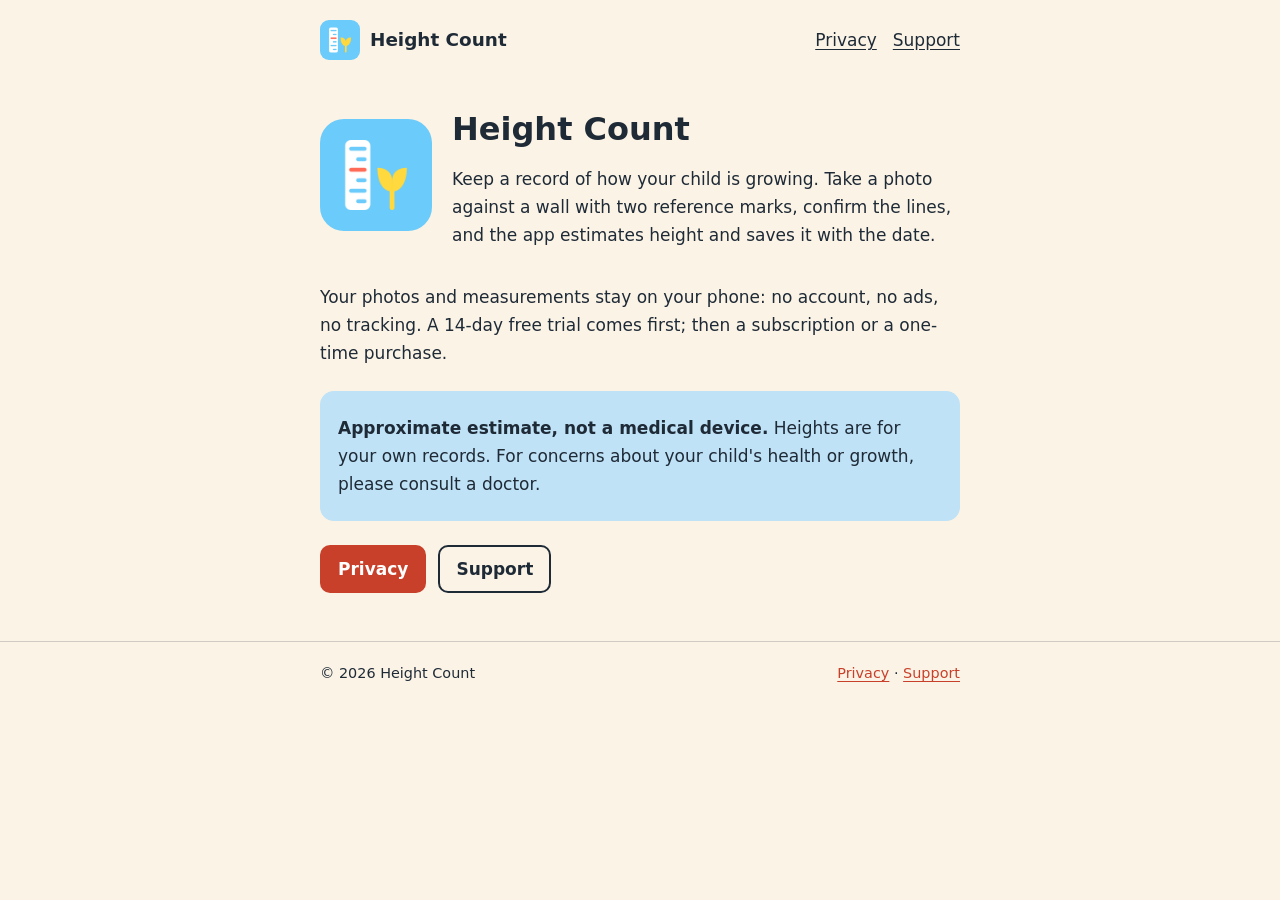
<file: index.html>
<!doctype html>
<html lang="en">
<head>
<meta charset="utf-8">
<meta name="viewport" content="width=device-width, initial-scale=1">
<title>Height Count</title>
<meta name="description" content="Track your child's growth with photos against a wall. Private, on-device, no account.">
<link rel="icon" type="image/png" href="icon.png">
<link rel="stylesheet" href="style.css">
</head>
<body>
<header class="site"><div class="wrap">
<a class="brand" href="index.html"><img src="icon.png" alt="" width="40" height="40">Height Count</a>
<nav aria-label="Main"><a href="privacy.html">Privacy</a><a href="support.html">Support</a></nav>
</div></header>
<main class="wrap">
<div class="hero"><img src="icon.png" alt="Height Count app icon" width="112" height="112"><div>
<h1>Height Count</h1>
<p>Keep a record of how your child is growing. Take a photo against a wall with two reference marks, confirm the lines, and the app estimates height and saves it with the date.</p></div></div>
<p>Your photos and measurements stay on your phone: no account, no ads, no tracking. A 14-day free trial comes first; then a subscription or a one-time purchase.</p>
<div class="block"><p><strong>Approximate estimate, not a medical device.</strong> Heights are for your own records. For concerns about your child's health or growth, please consult a doctor.</p></div>
<div class="btns"><a class="btn" href="privacy.html">Privacy</a><a class="btn alt" href="support.html">Support</a></div>
</main>
<footer><div class="wrap"><span>&copy; 2026 Height Count</span><span><a href="privacy.html">Privacy</a> &middot; <a href="support.html">Support</a></span></div></footer>
</body>
</html>
</file>
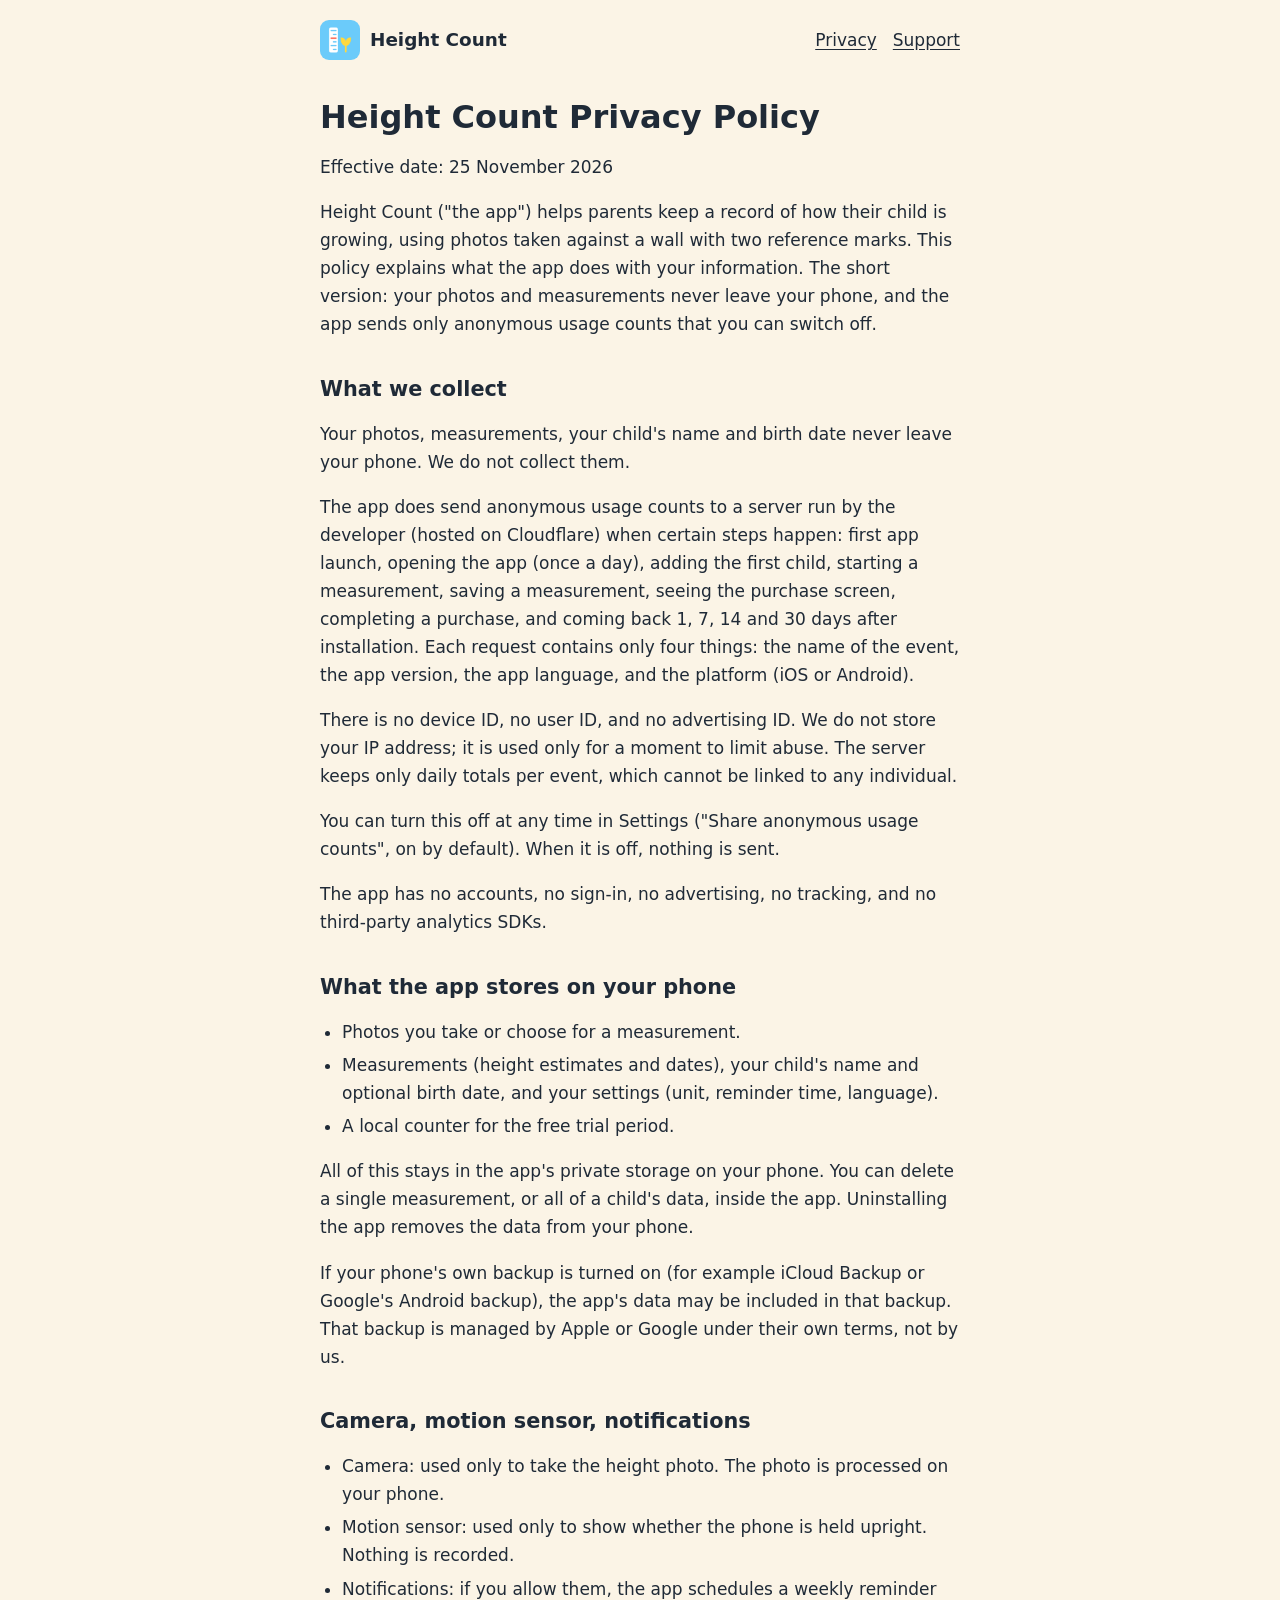
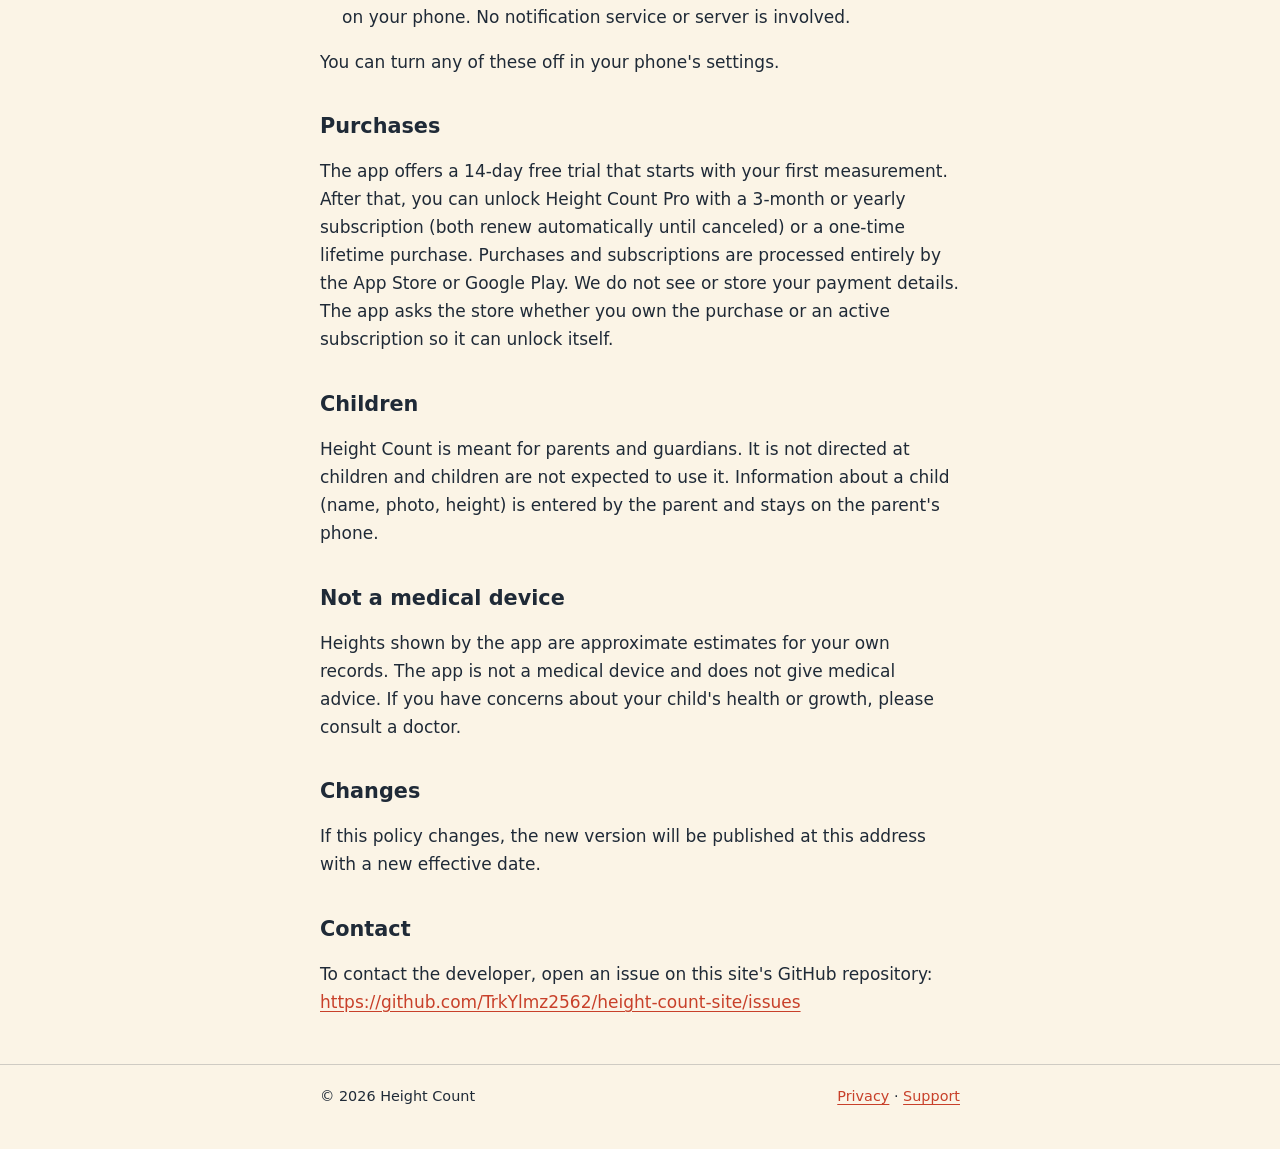
<file: privacy.html>
<!doctype html>
<html lang="en">
<head>
<meta charset="utf-8">
<meta name="viewport" content="width=device-width, initial-scale=1">
<title>Privacy Policy - Height Count</title>
<meta name="description" content="Your photos and measurements stay on your phone. Height Count sends only anonymous usage counts, which you can turn off.">
<link rel="icon" type="image/png" href="icon.png">
<link rel="stylesheet" href="style.css">
</head>
<body>
<header class="site"><div class="wrap">
<a class="brand" href="index.html"><img src="icon.png" alt="" width="40" height="40">Height Count</a>
<nav aria-label="Main"><a href="privacy.html">Privacy</a><a href="support.html">Support</a></nav>
</div></header>
<main class="wrap">
<h1>Height Count Privacy Policy</h1>
<p>Effective date: 25 November 2026</p>
<p>Height Count ("the app") helps parents keep a record of how their child is growing, using photos taken against a wall with two reference marks. This policy explains what the app does with your information. The short version: your photos and measurements never leave your phone, and the app sends only anonymous usage counts that you can switch off.</p>
<h2>What we collect</h2>
<p>Your photos, measurements, your child's name and birth date never leave your phone. We do not collect them.</p>
<p>The app does send anonymous usage counts to a server run by the developer (hosted on Cloudflare) when certain steps happen: first app launch, opening the app (once a day), adding the first child, starting a measurement, saving a measurement, seeing the purchase screen, completing a purchase, and coming back 1, 7, 14 and 30 days after installation. Each request contains only four things: the name of the event, the app version, the app language, and the platform (iOS or Android).</p>
<p>There is no device ID, no user ID, and no advertising ID. We do not store your IP address; it is used only for a moment to limit abuse. The server keeps only daily totals per event, which cannot be linked to any individual.</p>
<p>You can turn this off at any time in Settings ("Share anonymous usage counts", on by default). When it is off, nothing is sent.</p>
<p>The app has no accounts, no sign-in, no advertising, no tracking, and no third-party analytics SDKs.</p>
<h2>What the app stores on your phone</h2>
<ul>
<li>Photos you take or choose for a measurement.</li>
<li>Measurements (height estimates and dates), your child's name and optional birth date, and your settings (unit, reminder time, language).</li>
<li>A local counter for the free trial period.</li>
</ul>
<p>All of this stays in the app's private storage on your phone. You can delete a single measurement, or all of a child's data, inside the app. Uninstalling the app removes the data from your phone.</p>
<p>If your phone's own backup is turned on (for example iCloud Backup or Google's Android backup), the app's data may be included in that backup. That backup is managed by Apple or Google under their own terms, not by us.</p>
<h2>Camera, motion sensor, notifications</h2>
<ul>
<li>Camera: used only to take the height photo. The photo is processed on your phone.</li>
<li>Motion sensor: used only to show whether the phone is held upright. Nothing is recorded.</li>
<li>Notifications: if you allow them, the app schedules a weekly reminder on your phone. No notification service or server is involved.</li>
</ul>
<p>You can turn any of these off in your phone's settings.</p>
<h2>Purchases</h2>
<p>The app offers a 14-day free trial that starts with your first measurement. After that, you can unlock Height Count Pro with a 3-month or yearly subscription (both renew automatically until canceled) or a one-time lifetime purchase. Purchases and subscriptions are processed entirely by the App Store or Google Play. We do not see or store your payment details. The app asks the store whether you own the purchase or an active subscription so it can unlock itself.</p>
<h2>Children</h2>
<p>Height Count is meant for parents and guardians. It is not directed at children and children are not expected to use it. Information about a child (name, photo, height) is entered by the parent and stays on the parent's phone.</p>
<h2>Not a medical device</h2>
<p>Heights shown by the app are approximate estimates for your own records. The app is not a medical device and does not give medical advice. If you have concerns about your child's health or growth, please consult a doctor.</p>
<h2>Changes</h2>
<p>If this policy changes, the new version will be published at this address with a new effective date.</p>
<h2>Contact</h2>
<!-- TODO-CONTACT -->
<p>To contact the developer, open an issue on this site's GitHub repository: <a href="https://github.com/TrkYlmz2562/height-count-site/issues">https://github.com/TrkYlmz2562/height-count-site/issues</a></p>
</main>
<footer><div class="wrap"><span>&copy; 2026 Height Count</span><span><a href="privacy.html">Privacy</a> &middot; <a href="support.html">Support</a></span></div></footer>
</body>
</html>
</file>
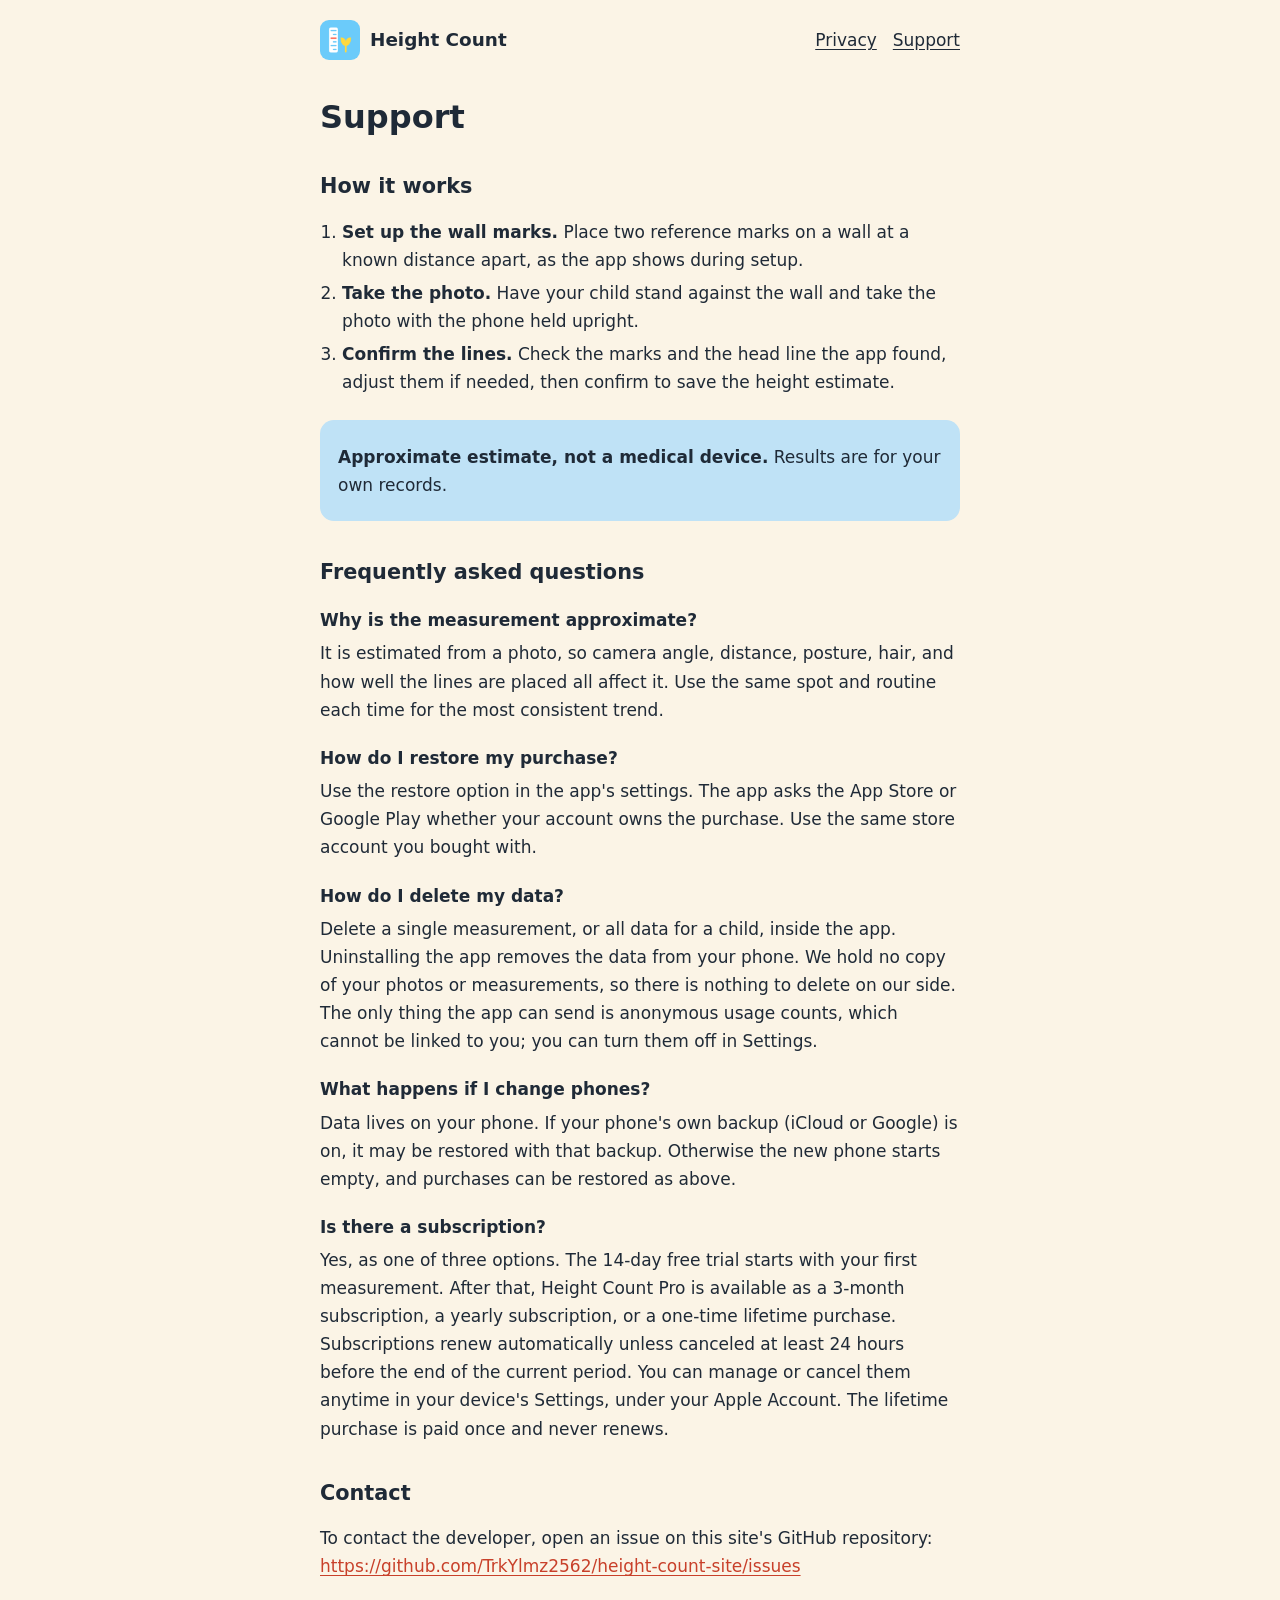
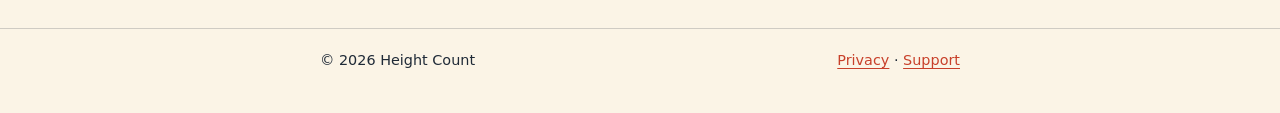
<file: support.html>
<!doctype html>
<html lang="en">
<head>
<meta charset="utf-8">
<meta name="viewport" content="width=device-width, initial-scale=1">
<title>Support - Height Count</title>
<meta name="description" content="How Height Count works, answers to common questions, and how to get in touch.">
<link rel="icon" type="image/png" href="icon.png">
<link rel="stylesheet" href="style.css">
</head>
<body>
<header class="site"><div class="wrap">
<a class="brand" href="index.html"><img src="icon.png" alt="" width="40" height="40">Height Count</a>
<nav aria-label="Main"><a href="privacy.html">Privacy</a><a href="support.html">Support</a></nav>
</div></header>
<main class="wrap">
<h1>Support</h1>
<h2>How it works</h2>
<ol>
<li><strong>Set up the wall marks.</strong> Place two reference marks on a wall at a known distance apart, as the app shows during setup.</li>
<li><strong>Take the photo.</strong> Have your child stand against the wall and take the photo with the phone held upright.</li>
<li><strong>Confirm the lines.</strong> Check the marks and the head line the app found, adjust them if needed, then confirm to save the height estimate.</li>
</ol>
<div class="block"><p><strong>Approximate estimate, not a medical device.</strong> Results are for your own records.</p></div>
<h2>Frequently asked questions</h2>
<dl>
<dt>Why is the measurement approximate?</dt>
<dd>It is estimated from a photo, so camera angle, distance, posture, hair, and how well the lines are placed all affect it. Use the same spot and routine each time for the most consistent trend.</dd>
<dt>How do I restore my purchase?</dt>
<dd>Use the restore option in the app's settings. The app asks the App Store or Google Play whether your account owns the purchase. Use the same store account you bought with.</dd>
<dt>How do I delete my data?</dt>
<dd>Delete a single measurement, or all data for a child, inside the app. Uninstalling the app removes the data from your phone. We hold no copy of your photos or measurements, so there is nothing to delete on our side. The only thing the app can send is anonymous usage counts, which cannot be linked to you; you can turn them off in Settings.</dd>
<dt>What happens if I change phones?</dt>
<dd>Data lives on your phone. If your phone's own backup (iCloud or Google) is on, it may be restored with that backup. Otherwise the new phone starts empty, and purchases can be restored as above.</dd>
<dt>Is there a subscription?</dt>
<dd>Yes, as one of three options. The 14-day free trial starts with your first measurement. After that, Height Count Pro is available as a 3-month subscription, a yearly subscription, or a one-time lifetime purchase. Subscriptions renew automatically unless canceled at least 24 hours before the end of the current period. You can manage or cancel them anytime in your device's Settings, under your Apple Account. The lifetime purchase is paid once and never renews.</dd>
</dl>
<h2>Contact</h2>
<!-- TODO-CONTACT -->
<p>To contact the developer, open an issue on this site's GitHub repository: <a href="https://github.com/TrkYlmz2562/height-count-site/issues">https://github.com/TrkYlmz2562/height-count-site/issues</a></p>
</main>
<footer><div class="wrap"><span>&copy; 2026 Height Count</span><span><a href="privacy.html">Privacy</a> &middot; <a href="support.html">Support</a></span></div></footer>
</body>
</html>
</file>
<file: style.css>
:root{--bg:#FBF4E6;--ink:#1F2A37;--accent:#C8402A;--sky:#BFE2F6}
*{box-sizing:border-box}
html{-webkit-text-size-adjust:100%}
body{margin:0;background:var(--bg);color:var(--ink);font:17px/1.65 system-ui,-apple-system,"Segoe UI",Roboto,Helvetica,Arial,sans-serif}
.wrap{max-width:42rem;margin:0 auto;padding:0 16px}
header.site{padding:20px 0 12px}
header.site .wrap{display:flex;align-items:center;gap:12px;flex-wrap:wrap}
.brand{display:flex;align-items:center;gap:10px;font-weight:700;font-size:1.15rem;color:var(--ink);text-decoration:none}
.brand img{width:40px;height:40px;border-radius:9px}
nav{margin-left:auto;display:flex;gap:16px;flex-wrap:wrap}
nav a{color:var(--ink);padding:6px 0}
a{color:var(--accent);text-underline-offset:3px}
a:hover{text-decoration-thickness:2px}
a:focus-visible{outline:3px solid var(--accent);outline-offset:2px}
h1{font-size:2rem;line-height:1.2;margin:.8em 0 .4em}
h2{font-size:1.3rem;line-height:1.3;margin:1.8em 0 .4em}
p,li,dd{overflow-wrap:anywhere}
ul,ol{padding-left:1.3em}
li{margin:.3em 0}
.block{background:var(--sky);border-radius:14px;padding:16px 18px;margin:1.4em 0}
.block p{margin:.4em 0}
.hero{display:flex;gap:20px;align-items:center;flex-wrap:wrap;margin:12px 0}
.hero img{width:112px;height:112px;border-radius:24px}
.hero div{flex:1 1 16rem}
.btns{display:flex;gap:12px;flex-wrap:wrap;margin-top:16px}
.btn{display:inline-block;background:var(--accent);color:#fff;text-decoration:none;padding:10px 18px;border-radius:10px;font-weight:600}
.btn.alt{background:transparent;color:var(--ink);border:2px solid var(--ink);padding:8px 16px}
footer{border-top:1px solid rgba(31,42,55,.2);margin-top:48px;padding:20px 0 40px;font-size:.9rem}
footer .wrap{display:flex;gap:16px;flex-wrap:wrap;justify-content:space-between}
dt{font-weight:700;margin-top:1.2em}
dd{margin:.3em 0 0}
</file>
